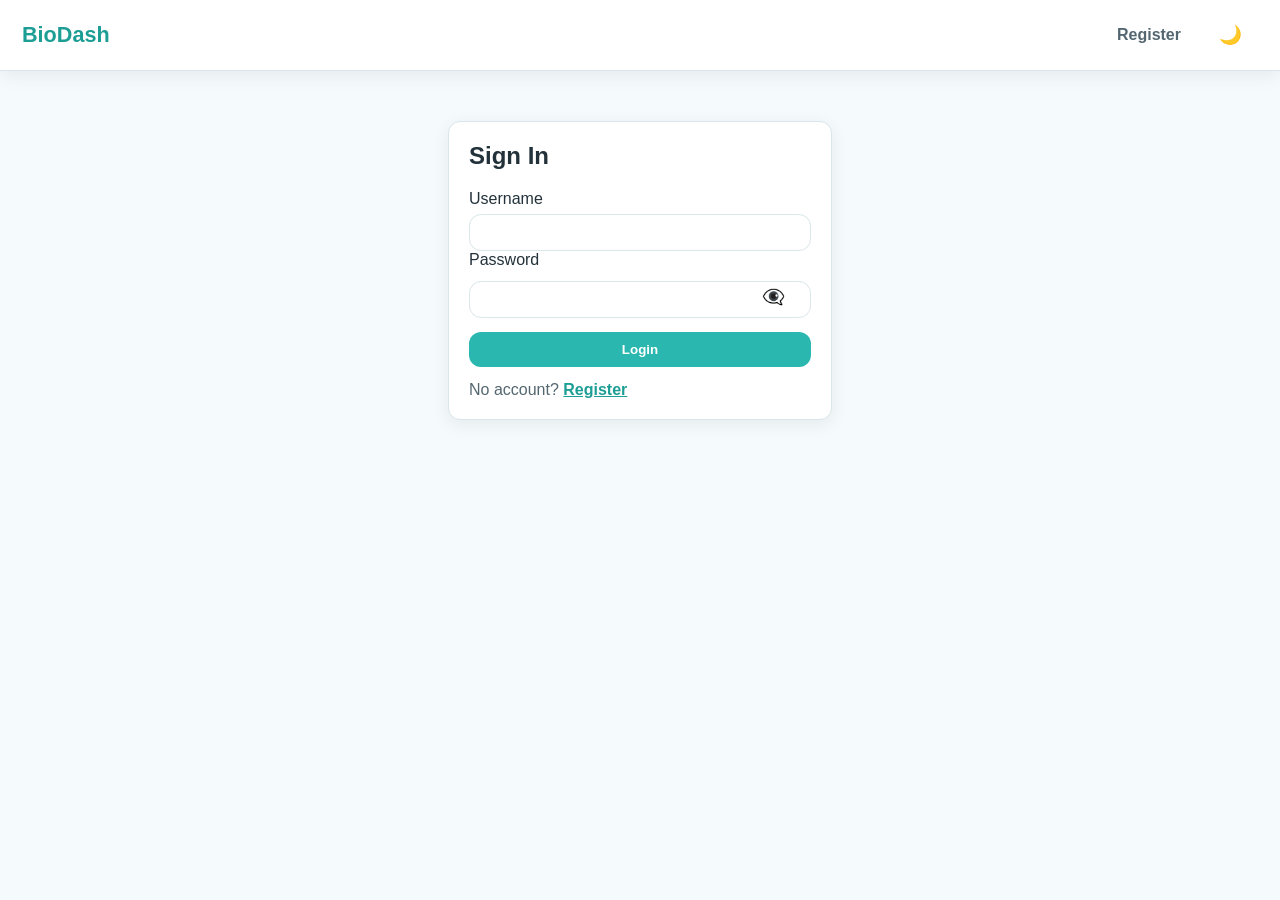
<file: templates/login.html>
<!DOCTYPE html>
<html>
<head>
  <meta charset="UTF-8">
  <title>Login – BioDash</title>
  <link rel="stylesheet" href="/static/css/style.css">
</head>

<body>

<nav>
  <div class="brand" onclick="location.href='/'">BioDash</div>
  <div class="links">
    <a href="/register">Register</a>
    <button id="darkToggle">🌙</button>
  </div>
</nav>

<div class="container" style="max-width:420px;margin-top:50px;">

  <div class="card">
    <h2 style="margin-bottom:20px;">Sign In</h2>

    <form id="loginForm">
      
      <label>Username</label>
      <input type="text" id="username" required>

      <label>Password</label>

      <div class="pass-wrap">
        <input type="password" id="password" required>
        <button type="button" class="togglePass">👁️‍🗨️</button>
      </div>

      <button style="width:100%;margin-top:14px;">Login</button>

      <p style="margin-top:14px;color:var(--text-soft);">
        No account?
        <a href="/register" style="color:var(--accent-dark);font-weight:600;">Register</a>
      </p>

    </form>
  </div>

</div>

<div id="toast"></div>
<script src="/static/js/main.js"></script>

<!-- Password toggle logic -->
<script>
document.querySelectorAll(".togglePass").forEach(btn => {
  btn.addEventListener("click", () => {
    const input = btn.previousElementSibling;
    if (input.type === "password") {
      input.type = "text";
      btn.innerText = "🙈";
    } else {
      input.type = "password";
      btn.innerText = "👁️‍🗨️";
    }
  });
});
</script>

</body>
</html>
</file>
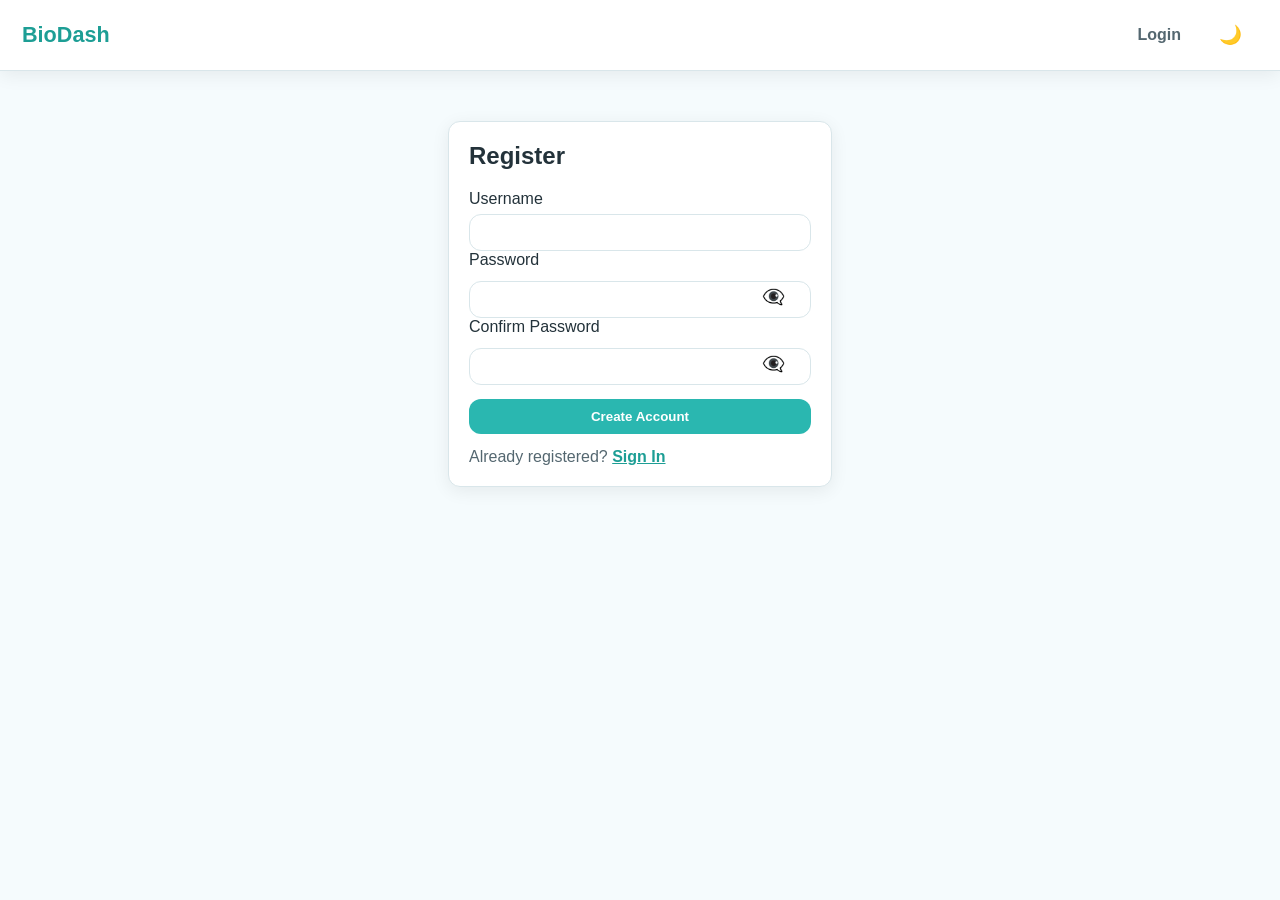
<file: templates/register.html>
<!DOCTYPE html>
<html>
<head>
  <meta charset="UTF-8">
  <title>Create Account – BioDash</title>
  <link rel="stylesheet" href="/static/css/style.css">
</head>

<body>

<nav>
  <div class="brand" onclick="location.href='/'">BioDash</div>
  <div class="links">
    <a href="/login">Login</a>
    <button id="darkToggle">🌙</button>
  </div>
</nav>

<div class="container" style="max-width:420px;margin-top:50px;">

  <div class="card">
    <h2 style="margin-bottom:20px;">Register</h2>

    <form id="registerForm">

      <label>Username</label>
      <input type="text" id="username" required>

      <label>Password</label>
      <div class="pass-wrap">
        <input type="password" id="password" required>
        <button type="button" class="togglePass">👁️‍🗨️</button>
      </div>

      <label>Confirm Password</label>
      <div class="pass-wrap">
        <input type="password" id="confirm" required>
        <button type="button" class="togglePass">👁️‍🗨️</button>
      </div>

      <button style="width:100%;margin-top:14px;">Create Account</button>

      <p style="margin-top:14px;color:var(--text-soft);">
        Already registered?
        <a href="/login" style="color:var(--accent-dark);font-weight:600;">Sign In</a>
      </p>

    </form>
  </div>

</div>

<div id="toast"></div>
<script src="/static/js/main.js"></script>

<script>
// password eye toggle for both fields
document.querySelectorAll(".togglePass").forEach(btn => {
  btn.addEventListener("click", () => {
    const input = btn.previousElementSibling;
    const isHidden = input.type === "password";
    input.type = isHidden ? "text" : "password";
    btn.innerText = isHidden ? "🙈" : "👁️‍🗨️";
  });
});

// confirm password check before main.js handles register
document.getElementById("registerForm").addEventListener("submit", (e) => {
  const p1 = document.getElementById("password").value;
  const p2 = document.getElementById("confirm").value;

  if (p1 !== p2) {
    e.preventDefault();
    toast("Passwords do not match", true);
  }
});
</script>

</body>
</html>
</file>
<file: static/css/style.css>
/* ===========================================================
   BioDash – Turquoise Lab UI (Light + Night Mode)
   Final Cleaned Version (No Duplicates)
   =========================================================== */

/* ---------------------- Light Mode ---------------------- */
:root {
  --bg: #f5fbfd;
  --bg2: #ffffff;
  --card: #ffffff;

  --text: #23323a;
  --text-soft: #546770;

  --accent: #2ab7b0;
  --accent-dark: #1d9e95;

  --border: #d9e6ea;
  --shadow: 0 4px 18px rgba(0,0,0,0.07);

  --radius: 12px;
  --transition: all 0.25s ease;

  --toast-success: #2ab7b0;
  --toast-error: #d9534f;
}

/* ---------------------- Dark Mode ---------------------- */
html.dark {
  --bg: #0d1a1d;
  --bg2: #0f2226;
  --card: #12272c;

  --text: #daf2f3;
  --text-soft: #92b4b8;

  --accent: #32d4cc;
  --accent-dark: #27b6af;

  --border: #163035;
  --shadow: 0 6px 22px rgba(0,0,0,0.55);

  --toast-success: #32d4cc;
  --toast-error: #ff6b6b;
}

/* ---------------------- Special Cards ---------------------- */
.param-add-card { background: #eef6ff !important; }
html.dark .param-add-card { background: #1e2a3a !important; }

/* ---------------------- Base ---------------------- */
* { box-sizing: border-box; margin: 0; padding: 0; }

body {
  font-family: "Inter","Segoe UI",Arial,sans-serif;
  background: var(--bg);
  color: var(--text);
  min-height: 100vh;
  transition: var(--transition);
  -webkit-font-smoothing: antialiased;
}

/* ---------------------- Navbar ---------------------- */
nav {
  background: var(--bg2);
  border-bottom: 1px solid var(--border);
  padding: 14px 22px;
  display: flex;
  justify-content: space-between;
  align-items: center;
  box-shadow: var(--shadow);
  position: sticky;
  top: 0;
  z-index: 100;
  transition: var(--transition);
}

nav .brand {
  cursor: pointer;
  font-size: 1.35rem;
  font-weight: 700;
  color: var(--accent-dark);
}

nav .links {
  display: flex;
  align-items: center;
  gap: 22px;
}

nav .links a {
  text-decoration: none;
  color: var(--text-soft);
  font-weight: 600;
  transition: var(--transition);
}

nav .links a:hover,
nav .links a.active { color: var(--accent-dark); }

nav .links button {
  background: none;
  border: 0;
  cursor: pointer;
  color: var(--text);
  font-size: 1.15rem;
  transition: var(--transition);
}

nav .links button:hover {
  transform: scale(1.15);
  color: var(--accent-dark);
}

/* ---------------------- Layout ---------------------- */
.container {
  max-width: 1200px;
  margin: 30px auto;
  padding: 0 18px;
}

/* ---------------------- Cards ---------------------- */
.card {
  background: var(--card);
  border: 1px solid var(--border);
  border-radius: var(--radius);
  padding: 20px;
  margin-bottom: 28px;
  box-shadow: var(--shadow);
  transition: var(--transition);
}

.card h3 {
  color: var(--accent-dark);
  margin-bottom: 10px;
}

/* ---------------------- Buttons ---------------------- */
button,
.btn {
  padding: 10px 16px;
  background: var(--accent);
  border: none;
  border-radius: var(--radius);
  color: #fff;
  cursor: pointer;
  font-weight: 600;
  transition: var(--transition);
}

button:hover,
.btn:hover { background: var(--accent-dark); }

.btn-ghost {
  background: transparent;
  border: 1px solid var(--border);
  color: var(--text);
}

.btn-ghost:hover {
  border-color: var(--accent);
  color: var(--accent);
}

.btn-danger {
  background: #d9534f;
  color: #fff;
}
.btn-danger:hover { background: #b44440; }

/* ---------------------- Inputs ---------------------- */
input, select, textarea {
  width: 100%;
  padding: 10px;
  margin-top: 6px;
  background: var(--bg2);
  border-radius: var(--radius);
  border: 1px solid var(--border);
  color: var(--text);
  transition: var(--transition);
}

input:focus, select:focus, textarea:focus {
  border-color: var(--accent);
  outline: none;
}

/* Password wrapper */
.pass-wrap { position: relative; width:100%; margin-top:6px; }
.pass-wrap input { padding-right:42px; }
.pass-wrap .togglePass {
  position:absolute;
  right:10px;
  top:50%;
  transform:translateY(-50%);
  background:none;
  border:none;
  cursor:pointer;
  font-size:1.15rem;
  color:var(--text-soft);
}

/* ---------------------- Param List ---------------------- */
.param-item {
  padding: 10px 12px;
  background: var(--bg2);
  border: 1px solid var(--border);
  border-radius: var(--radius);
  margin-bottom: 8px;
}

/* ---------------------- Manual Entry Rows ---------------------- */
.entry-row {
  display:flex;
  gap:10px;
  margin-bottom:10px;
}

.entry-row input { flex:1; }

.entry-row .del {
  background:#d9534f;
  color:#fff;
  border-radius:var(--radius);
  padding:0 12px;
  font-size:1.2rem;
}

/* ---------------------- Tables (Unified) ---------------------- */
table {
  width:100%;
  border-collapse:collapse;
  margin-top:12px;
}

th, td {
  padding:12px 10px;
  border-bottom:1px solid var(--border);
  background: var(--bg2);
  color: var(--text);
}

th {
  background: var(--bg2);
  color: var(--text-soft);
  font-weight:600;
  font-size:.9rem;
}

/* Dark mode header fix */
html.dark table th {
  background:#2a2a2a !important;
  color:#e8f7f7;
}

/* Hover effect */
tr:hover { background: rgba(42,183,176,0.08); }

/* Delete button in table rows */
.table-del {
  background:#d9534f;
  color:#fff;
  padding:6px 14px;
  border-radius:var(--radius);
  cursor:pointer;
}

/* ---------------------- Graph Panel ---------------------- */
.graph-panel {
  position:fixed;
  top:0;
  right:-420px;
  width:400px;
  height:100%;
  background:var(--bg2);
  box-shadow:-4px 0 18px rgba(0,0,0,0.25);
  border-left:1px solid var(--border);
  padding:22px;
  transition:right .35s ease;
  overflow-y:auto;
  z-index:1200;
}

.graph-panel.open { right:0; }

.graph-close {
  background:none;
  border:none;
  font-size:1.8rem;
  float:right;
  cursor:pointer;
  color:var(--text);
}

/* ---------------------- Toast ---------------------- */
#toast {
  position:fixed;
  right:22px;
  bottom:22px;
  padding:14px 22px;
  border-radius:var(--radius);
  background:var(--toast-success);
  color:white;
  font-weight:600;
  box-shadow:var(--shadow);
  opacity:0;
  transform:translateY(10px);
  pointer-events:none;
  transition:var(--transition);
  z-index:999;
}

#toast.error { background:var(--toast-error); }

#toast.show {
  opacity:1;
  transform:translateY(0);
}

/* ---------------------- Responsive ---------------------- */
@media (max-width:700px) {
  nav .links a { display:none; }
  .card { padding:16px; }
  .entry-row { flex-direction:column; }
}
</file>
